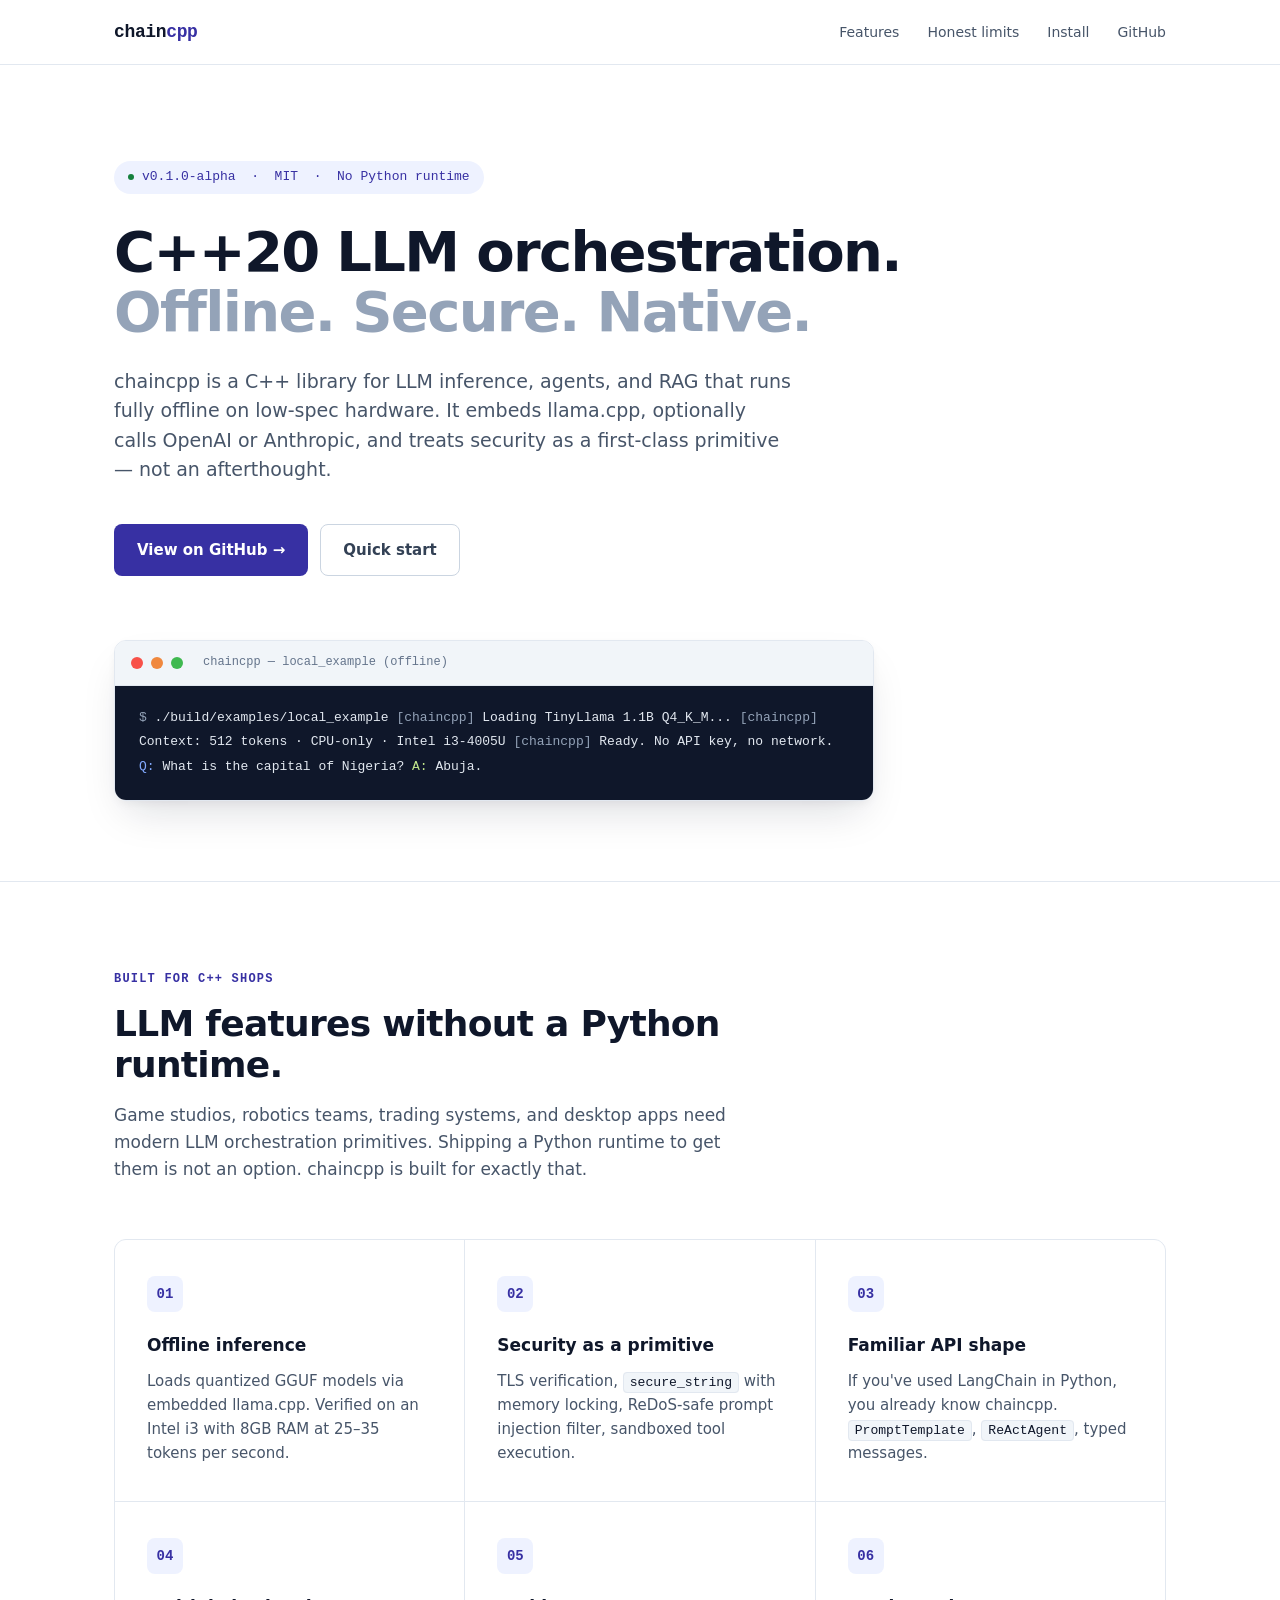
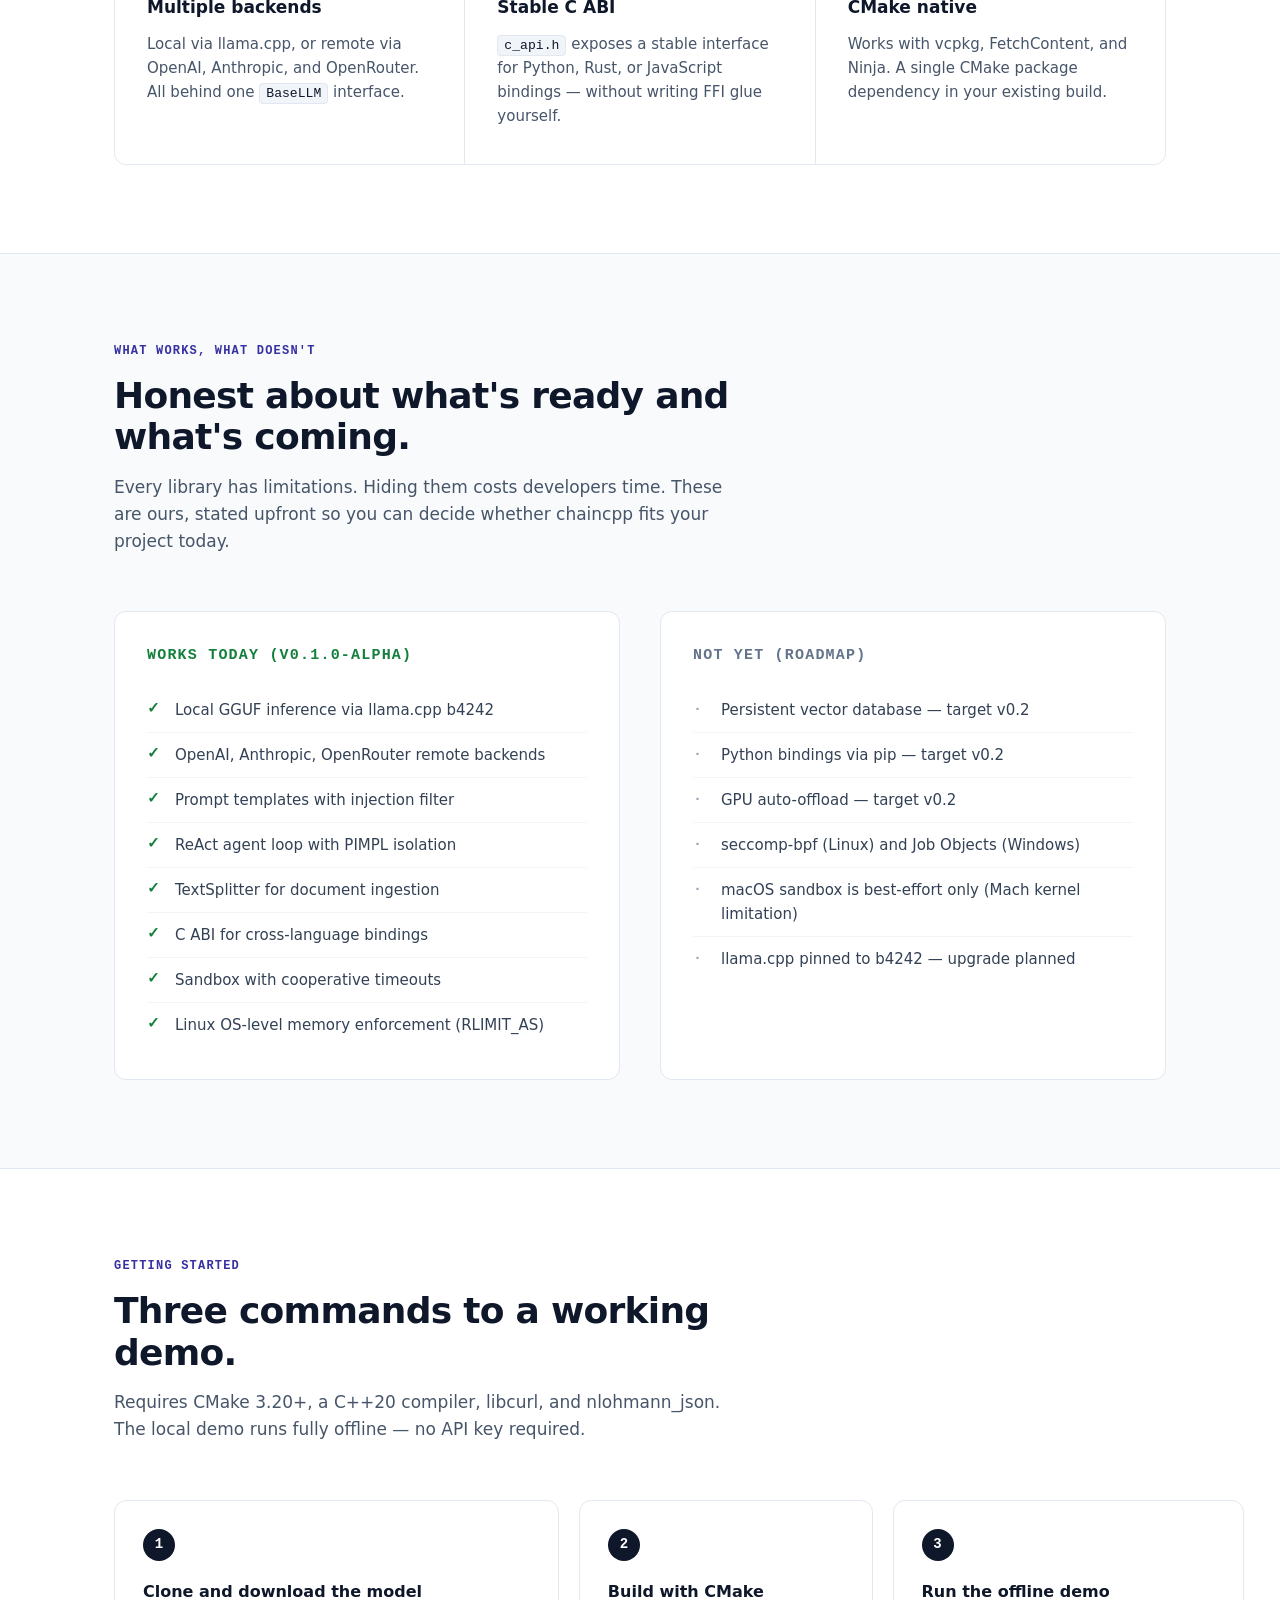
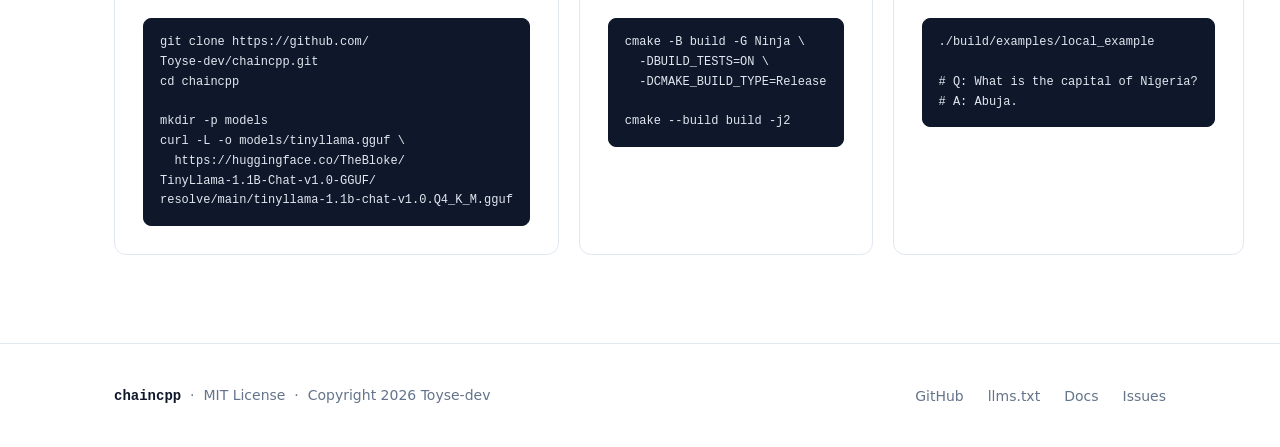
<file: index.html>
<!DOCTYPE html>
<html lang="en">
    <head>
        <meta charset="UTF-8">
        <meta name="viewport" content="width=device-width, initial-scale=1.0">

        <title>chaincpp - C++20 LLM Library | Offline. Secure. Native</title>
        <meta name="description" content="chaincpp is a C++20 library for LLM inference, agents, and RAG. Runs fully offline on 8GB RAM. Embeds llama.cpp. Optional OpenAI and Anthropic support. No Python runtime required. MIT licensed.">
        <meta name="keywords" content="C++ LLM library, LangChain for C++, cpp langchain, chaincpp, offline LLM, llama.cpp wrapper, C++ agent, secure LLM">
        <meta name="author" content="Toyse-dev">

        <meta property="og:title" content="chaincpp — C++20 LLM Library">
        <meta property="og:description" content="Offline, secure, native C++ LLM orchestration. Runs on 8GB RAM. No Python.">
        <meta property="og:type" content="website">
        <meta property="og:url" content="https://chaincpp.dev">
        <meta name="twitter:card" content="summary_large_image">
        <meta name="twitter:title" content="chaincpp — C++20 LLM Library">
        <meta name="twitter:description" content="Offline, secure, native C++ LLM orchestration.">

        <link rel="canonical" href="https://chaincpp.dev/">
        <link rel="llms" href="/llms.txt">
        <link rel="stylesheet" href="style.css">

        <script type="application/ld+json">
    {
        "@context": "https://schema.org",
        "@type": "SoftwareApplication",
        "name": "chaincpp",
        "applicationCategory": "DeveloperApplication",
        "operatingSystem": "Windows, Linux, macOS",
        "description": "C++20 library for LLM inference, agents, and RAG. Offline-first, embeds llama.cpp, optional OpenAI and Anthropic. No Python runtime required.",
        "url": "https://chaincpp.dev",
        "downloadUrl": "https://github.com/Toyse-dev/chaincpp",
        "license": "https://opensource.org/licenses/MIT",
        "programmingLanguage": "C++",
        "author": { "@type": "Person", "name": "Toyse-dev" },
        "offers": { "@type": "Offer", "price": "0", "priceCurrency": "USD" }
    }
    </script>
    </head>
    <body>

<header class="site-header">
    <div class="container">
        <a href="https://github.com/Toyse-dev/chaincpp/tree/main" class="logo">chain<span class="accent">cpp</span></a>
        
        <!-- Hamburger Button (hidden on desktop) -->
        <button class="menu-toggle" id="menu-toggle" aria-label="Toggle menu">
            <svg width="24" height="24" viewBox="0 0 24 24" fill="none" stroke="currentColor" stroke-width="2">
                <line x1="3" y1="12" x2="21" y2="12"></line>
                <line x1="3" y1="6" x2="21" y2="6"></line>
                <line x1="3" y1="18" x2="21" y2="18"></line>
            </svg>
        </button>

        <!-- Navigation Links -->
        <nav class="nav" id="nav-menu">
            <a href="#features">Features</a>
            <a href="#limits">Honest limits</a>
            <a href="#install">Install</a>
            <a href="https://github.com/Toyse-dev/chaincpp">GitHub</a>
        </nav>
    </div>
</header>

<main>

<section class="hero">
    <div class="container">
        <div class="badge">
            <span class="dot"></span>
            v0.1.0-alpha &nbsp;·&nbsp; MIT &nbsp;·&nbsp; No Python runtime
        </div>

        <h1>
            C++20 LLM orchestration.<br>
            <span class="soft">Offline. Secure. Native.</span>
        </h1>

        <p class="lede">
            chaincpp is a C++ library for LLM inference, agents, and RAG that runs fully
            offline on low-spec hardware. It embeds llama.cpp, optionally calls OpenAI or
            Anthropic, and treats security as a first-class primitive &mdash; not an afterthought.
        </p>

        <div class="cta-row">
            <a href="https://github.com/Toyse-dev/chaincpp" class="btn btn-primary">
                View on GitHub →
            </a>
            <a href="#install" class="btn btn-secondary">
                Quick start
            </a>
        </div>

        <div class="terminal-wrap">
            <div class="terminal">
                <div class="terminal-header">
                    <span class="terminal-dot" style="background:#f85149"></span>
                    <span class="terminal-dot" style="background:#f0883e"></span>
                    <span class="terminal-dot" style="background:#3fb950"></span>
                    <span class="terminal-title">chaincpp — local_example (offline)</span>
                </div>
                <div class="terminal-body">
<span class="prompt">$</span> ./build/examples/local_example
<span class="info">[chaincpp]</span> Loading TinyLlama 1.1B Q4_K_M...
<span class="info">[chaincpp]</span> Context: 512 tokens · CPU-only · Intel i3-4005U
<span class="info">[chaincpp]</span> Ready. No API key, no network.

<span class="q">Q:</span> What is the capital of Nigeria?
<span class="a">A:</span> Abuja.
                </div>
            </div>
        </div>
    </div>
</section>

<section id="features">
    <div class="container">
        <div class="section-eyebrow">Built for C++ shops</div>
        <h2 class="section-title">
            LLM features without a Python runtime.
        </h2>
        <p class="section-lede">
            Game studios, robotics teams, trading systems, and desktop apps need modern LLM
            orchestration primitives. Shipping a Python runtime to get them is not an option.
            chaincpp is built for exactly that.
        </p>

        <div class="feature-grid">
            <div class="feature">
                <div class="feature-icon">01</div>
                <h3>Offline inference</h3>
                <p>Loads quantized GGUF models via embedded llama.cpp. Verified on an Intel i3 with 8GB RAM at 25&ndash;35 tokens per second.</p>
            </div>
            <div class="feature">
                <div class="feature-icon">02</div>
                <h3>Security as a primitive</h3>
                <p>TLS verification, <code>secure_string</code> with memory locking, ReDoS-safe prompt injection filter, sandboxed tool execution.</p>
            </div>
            <div class="feature">
                <div class="feature-icon">03</div>
                <h3>Familiar API shape</h3>
                <p>If you've used LangChain in Python, you already know chaincpp. <code>PromptTemplate</code>, <code>ReActAgent</code>, typed messages.</p>
            </div>
            <div class="feature">
                <div class="feature-icon">04</div>
                <h3>Multiple backends</h3>
                <p>Local via llama.cpp, or remote via OpenAI, Anthropic, and OpenRouter. All behind one <code>BaseLLM</code> interface.</p>
            </div>
            <div class="feature">
                <div class="feature-icon">05</div>
                <h3>Stable C ABI</h3>
                <p><code>c_api.h</code> exposes a stable interface for Python, Rust, or JavaScript bindings &mdash; without writing FFI glue yourself.</p>
            </div>
            <div class="feature">
                <div class="feature-icon">06</div>
                <h3>CMake native</h3>
                <p>Works with vcpkg, FetchContent, and Ninja. A single CMake package dependency in your existing build.</p>
            </div>
        </div>
    </div>
</section>

<section class="alt" id="limits">
    <div class="container">
        <div class="section-eyebrow">What works, what doesn't</div>
        <h2 class="section-title">
            Honest about what's ready and what's coming.
        </h2>
        <p class="section-lede">
            Every library has limitations. Hiding them costs developers time. These are ours,
            stated upfront so you can decide whether chaincpp fits your project today.
        </p>

        <div class="limits-grid">
            <div class="limits-card works">
                <h3>Works today (v0.1.0-alpha)</h3>
                <ul class="limits-list">
                    <li><span class="marker">✓</span> Local GGUF inference via llama.cpp b4242</li>
                    <li><span class="marker">✓</span> OpenAI, Anthropic, OpenRouter remote backends</li>
                    <li><span class="marker">✓</span> Prompt templates with injection filter</li>
                    <li><span class="marker">✓</span> ReAct agent loop with PIMPL isolation</li>
                    <li><span class="marker">✓</span> TextSplitter for document ingestion</li>
                    <li><span class="marker">✓</span> C ABI for cross-language bindings</li>
                    <li><span class="marker">✓</span> Sandbox with cooperative timeouts</li>
                    <li><span class="marker">✓</span> Linux OS-level memory enforcement (RLIMIT_AS)</li>
                </ul>
            </div>
            <div class="limits-card">
                <h3>Not yet (roadmap)</h3>
                <ul class="limits-list">
                    <li><span class="marker">·</span> Persistent vector database &mdash; target v0.2</li>
                    <li><span class="marker">·</span> Python bindings via pip &mdash; target v0.2</li>
                    <li><span class="marker">·</span> GPU auto-offload &mdash; target v0.2</li>
                    <li><span class="marker">·</span> seccomp-bpf (Linux) and Job Objects (Windows)</li>
                    <li><span class="marker">·</span> macOS sandbox is best-effort only (Mach kernel limitation)</li>
                    <li><span class="marker">·</span> llama.cpp pinned to b4242 &mdash; upgrade planned</li>
                </ul>
            </div>
        </div>
    </div>
</section>

<section id="install">
    <div class="container">
        <div class="section-eyebrow">Getting started</div>
        <h2 class="section-title">Three commands to a working demo.</h2>
        <p class="section-lede">
            Requires CMake 3.20+, a C++20 compiler, libcurl, and nlohmann_json.
            The local demo runs fully offline &mdash; no API key required.
        </p>

        <div class="install-grid">
            <div class="install-step">
                <span class="step-num">1</span>
                <h3>Clone and download the model</h3>
                <pre><code>git clone https://github.com/<wbr>Toyse-dev/chaincpp.git
cd chaincpp

mkdir -p models
curl -L -o models/tinyllama.gguf \
  https://huggingface.co/TheBloke/<wbr>TinyLlama-1.1B-Chat-v1.0-GGUF/<wbr>resolve/main/tinyllama-1.1b-chat-v1.0.Q4_K_M.gguf</code></pre>
            </div>
            <div class="install-step">
                <span class="step-num">2</span>
                <h3>Build with CMake</h3>
                <pre><code>cmake -B build -G Ninja \
  -DBUILD_TESTS=ON \
  -DCMAKE_BUILD_TYPE=Release

cmake --build build -j2</code></pre>
            </div>
            <div class="install-step">
                <span class="step-num">3</span>
                <h3>Run the offline demo</h3>
                <pre><code>./build/examples/local_example

# Q: What is the capital of Nigeria?
# A: Abuja.</code></pre>
            </div>
        </div>
    </div>
</section>

</main>

<footer class="site-footer">
    <div class="container">
        <div class="footer-content">
            <div class="footer-left">
                <strong>chaincpp</strong> &nbsp;·&nbsp; MIT License &nbsp;·&nbsp; Copyright 2026 Toyse-dev
            </div>
            <div class="footer-links">
                <a href="https://github.com/Toyse-dev/chaincpp">GitHub</a>
                <a href="https://github.com/Toyse-dev/chaincpp/blob/main/llms.txt">llms.txt</a>
                <a href="https://github.com/Toyse-dev/chaincpp/blob/main/README.md">Docs</a>
                <a href="https://github.com/Toyse-dev/chaincpp/issues">Issues</a>
            </div>
        </div>
    </div>
</footer>

<script>
    const menuToggle = document.getElementById('menu-toggle');
    const navMenu = document.getElementById('nav-menu');

    menuToggle.addEventListener('click', () => {
        navMenu.classList.toggle('active');
    });

    // Close menu when a link is clicked
    navMenu.querySelectorAll('a').forEach(link => {
        link.addEventListener('click', () => {
            navMenu.classList.remove('active');
        });
    });
</script>
</body>
</html>
</file>
<file: style.css>
/* ===== Reset & Base ===== */
*, *::before, *::after { margin: 0; padding: 0; box-sizing: border-box; }

:root {
    --ink-900: #0f172a;
    --ink-700: #334155;
    --ink-600: #475569;
    --ink-500: #64748b;
    --ink-400: #94a3b8;
    --ink-300: #cbd5e1;
    --ink-200: #e2e8f0;
    --ink-100: #f1f5f9;
    --ink-50:  #f8fafc;
    --white:   #ffffff;

    --accent:       #3730a3;
    --accent-hover: #2e2885;
    --accent-soft:  #eef2ff;

    --green: #15803d;
    --green-soft: #f0fdf4;

    --mono: ui-monospace, 'SF Mono', 'Cascadia Code', 'Fira Code', Consolas, monospace;
    --sans: -apple-system, BlinkMacSystemFont, 'Segoe UI', system-ui, 'Helvetica Neue', Arial, sans-serif;

    --max-w: 1100px;
    --radius: 8px;
    --radius-lg: 12px;
}

html { scroll-behavior: smooth; }

body {
    font-family: var(--sans);
    font-size: 16px;
    line-height: 1.6;
    color: var(--ink-700);
    background: var(--white);
    -webkit-font-smoothing: antialiased;
    -moz-osx-font-smoothing: grayscale;
}

a {
    color: var(--accent);
    text-decoration: none;
    transition: color 0.15s ease;
}

a:hover { color: var(--accent-hover); }

code {
    font-family: var(--mono);
    font-size: 0.875em;
    background: var(--ink-100);
    color: var(--ink-900);
    padding: 2px 6px;
    border-radius: 4px;
    border: 1px solid var(--ink-200);
}

pre {
    font-family: var(--mono);
    font-size: 13px;
    line-height: 1.65;
    background: var(--ink-900);
    color: #e2e8f0;
    padding: 20px 24px;
    border-radius: var(--radius);
    overflow-x: auto;
    border: 1px solid var(--ink-900);
}

pre code {
    background: none;
    color: inherit;
    padding: 0;
    border: none;
    font-size: inherit;
}

pre .c-key  { color: #c792ea; }
pre .c-str  { color: #c3e88d; }
pre .c-com  { color: #637777; font-style: italic; }
pre .c-fn   { color: #82aaff; }
pre .c-num  { color: #f78c6c; }

.container {
    max-width: var(--max-w);
    margin: 0 auto;
    padding: 0 24px;
}

/* ===== Header ===== */
.site-header {
    border-bottom: 1px solid var(--ink-200);
    background: rgba(255, 255, 255, 0.85);
    backdrop-filter: saturate(180%) blur(8px);
    -webkit-backdrop-filter: saturate(180%) blur(8px);
    position: sticky;
    top: 0;
    z-index: 100;
}

.site-header .container {
    display: flex;
    align-items: center;
    justify-content: space-between;
    height: 64px;
}

.logo {
    font-family: var(--mono);
    font-weight: 600;
    font-size: 18px;
    color: var(--ink-900);
    letter-spacing: -0.02em;
}

.logo:hover { color: var(--accent); }
.logo .accent { color: var(--accent); }

.nav {
    display: flex;
    align-items: center;
    gap: 28px;
}

.nav a {
    color: var(--ink-600);
    font-size: 14px;
    font-weight: 500;
}

.nav a:hover { color: var(--ink-900); }

.menu-toggle {
    display: none;
    background: none;
    border: none;
    color: var(--ink-900);
    cursor: pointer;
    padding: 8px;
}

/* ===== Hero ===== */
.hero {
    padding: 96px 0 80px;
    border-bottom: 1px solid var(--ink-200);
}

.badge {
    display: inline-flex;
    align-items: center;
    gap: 8px;
    padding: 6px 14px;
    background: var(--accent-soft);
    color: var(--accent);
    font-size: 13px;
    font-weight: 500;
    border-radius: 100px;
    margin-bottom: 28px;
    font-family: var(--mono);
}

.badge .dot {
    width: 6px;
    height: 6px;
    background: var(--green);
    border-radius: 50%;
}

.hero h1 {
    font-size: 56px;
    font-weight: 700;
    line-height: 1.08;
    letter-spacing: -0.03em;
    color: var(--ink-900);
    max-width: 820px;
    margin-bottom: 24px;
}

.hero h1 .soft { color: var(--ink-400); }

.hero .lede {
    font-size: 19px;
    line-height: 1.55;
    color: var(--ink-600);
    max-width: 680px;
    margin-bottom: 40px;
}

.cta-row {
    display: flex;
    gap: 12px;
    flex-wrap: wrap;
}

.btn {
    display: inline-flex;
    align-items: center;
    gap: 8px;
    padding: 13px 22px;
    border-radius: var(--radius);
    font-size: 15px;
    font-weight: 600;
    border: 1px solid transparent;
    cursor: pointer;
    transition: all 0.15s ease;
    font-family: inherit;
}

.btn-primary {
    background: var(--accent);
    color: var(--white);
}

.btn-primary:hover {
    background: var(--accent-hover);
    color: var(--white);
}

.btn-secondary {
    background: var(--white);
    color: var(--ink-700);
    border-color: var(--ink-300);
}

.btn-secondary:hover {
    background: var(--ink-50);
    color: var(--ink-900);
    border-color: var(--ink-400);
}

/* ===== Terminal ===== */
.terminal-wrap {
    margin-top: 64px;
    max-width: 760px;
}

.terminal {
    border-radius: var(--radius-lg);
    overflow: hidden;
    box-shadow: 0 20px 40px -12px rgba(15, 23, 42, 0.15),
                 0 4px 12px -4px rgba(15, 23, 42, 0.08);
    border: 1px solid var(--ink-200);
}

.terminal-header {
    display: flex;
    align-items: center;
    gap: 8px;
    padding: 12px 16px;
    background: var(--ink-100);
    border-bottom: 1px solid var(--ink-200);
}

.terminal-dot {
    width: 12px;
    height: 12px;
    border-radius: 50%;
}

.terminal-title {
    margin-left: 12px;
    font-family: var(--mono);
    font-size: 12px;
    color: var(--ink-500);
}

.terminal-body {
    padding: 20px 24px;
    background: var(--ink-900);
    color: #e2e8f0;
    font-family: var(--mono);
    font-size: 13px;
    line-height: 1.9;
}

.terminal-body .prompt { color: var(--ink-400); }
.terminal-body .info   { color: var(--ink-400); }
.terminal-body .q      { color: #82aaff; }
.terminal-body .a      { color: #c3e88d; }

/* ===== Sections ===== */
section { padding: 88px 0; }
section.alt { background: var(--ink-50); border-top: 1px solid var(--ink-200); border-bottom: 1px solid var(--ink-200); }

.section-eyebrow {
    font-family: var(--mono);
    font-size: 12px;
    text-transform: uppercase;
    letter-spacing: 0.1em;
    color: var(--accent);
    margin-bottom: 14px;
    font-weight: 600;
}

.section-title {
    font-size: 36px;
    font-weight: 700;
    line-height: 1.15;
    letter-spacing: -0.02em;
    color: var(--ink-900);
    max-width: 720px;
    margin-bottom: 16px;
}

.section-lede {
    font-size: 17px;
    color: var(--ink-600);
    max-width: 640px;
    margin-bottom: 56px;
}

/* ===== Feature Grid ===== */
.feature-grid {
    display: grid;
    grid-template-columns: repeat(3, 1fr);
    gap: 1px;
    background: var(--ink-200);
    border: 1px solid var(--ink-200);
    border-radius: var(--radius-lg);
    overflow: hidden;
}

.feature {
    background: var(--white);
    padding: 36px 32px;
}

.feature h3 {
    font-size: 17px;
    font-weight: 600;
    color: var(--ink-900);
    margin-bottom: 10px;
}

.feature p {
    font-size: 15px;
    color: var(--ink-600);
    line-height: 1.6;
}

.feature-icon {
    display: inline-flex;
    align-items: center;
    justify-content: center;
    width: 36px;
    height: 36px;
    background: var(--accent-soft);
    color: var(--accent);
    border-radius: 8px;
    margin-bottom: 20px;
    font-family: var(--mono);
    font-weight: 600;
    font-size: 14px;
}

/* ===== Two-column: honest limits ===== */
.limits-grid {
    display: grid;
    grid-template-columns: 1fr 1fr;
    gap: 40px;
}
.limits-card {
    background: var(--white);
    border: 1px solid var(--ink-200);
    border-radius: var(--radius-lg);
    padding: 32px;
}

.limits-card h3 {
    font-size: 15px;
    text-transform: uppercase;
    letter-spacing: 0.08em;
    font-family: var(--mono);
    font-weight: 600;
    margin-bottom: 20px;
    color: var(--ink-500);
}

.limits-card.works h3 { color: var(--green); }
.limits-list {
    list-style: none;
}

.limits-list li {
    padding: 10px 0;
    border-bottom: 1px solid var(--ink-100);
    font-size: 15px;
    color: var(--ink-700);
    display: flex;
    gap: 12px;
    align-items: flex-start;
}

        .limits-list li:last-child { border-bottom: none; }
        .limits-list .marker {
            flex-shrink: 0;
            font-family: var(--mono);
            font-weight: 700;
            color: var(--ink-400);
            width: 16px;
        }
        .limits-card.works .limits-list .marker { color: var(--green); }

        /* ===== Install ===== */
        .install-grid {
            display: grid;
            grid-template-columns: repeat(3, 1fr);
            gap: 20px;
        }
        .install-step {
            background: var(--white);
            border: 1px solid var(--ink-200);
            border-radius: var(--radius-lg);
            padding: 28px;
        }
        .step-num {
            display: inline-flex;
            align-items: center;
            justify-content: center;
            width: 32px;
            height: 32px;
            background: var(--ink-900);
            color: var(--white);
            border-radius: 50%;
            font-family: var(--mono);
            font-size: 14px;
            font-weight: 600;
            margin-bottom: 18px;
        }
        .install-step h3 {
            font-size: 16px;
            font-weight: 600;
            color: var(--ink-900);
            margin-bottom: 14px;
        }
        .install-step pre {
            font-size: 12px;
            padding: 14px 16px;
        }

        /* ===== Footer ===== */
        .site-footer {
            border-top: 1px solid var(--ink-200);
            padding: 40px 0;
            background: var(--white);
        }
        .footer-content {
            display: flex;
            justify-content: space-between;
            align-items: center;
            flex-wrap: wrap;
            gap: 20px;
        }
        .footer-left {
            font-size: 14px;
            color: var(--ink-500);
        }
        .footer-left strong {
            color: var(--ink-900);
            font-family: var(--mono);
            font-weight: 600;
        }
        .footer-links {
            display: flex;
            gap: 24px;
            font-size: 14px;
        }
        .footer-links a { color: var(--ink-500); }
        .footer-links a:hover { color: var(--ink-900); }

        /* ===== Responsive ===== */
        @media (max-width: 1024px) {
            .feature-grid { grid-template-columns: repeat(2, 1fr); }
            .install-grid { grid-template-columns: 1fr; }
        }
        @media (max-width: 768px) {
            .hero { padding: 64px 0 56px; }
            .hero h1 { font-size: 38px; }
            .hero .lede { font-size: 17px; }
            .section-title { font-size: 28px; }
            section { padding: 64px 0; }
            .feature-grid { grid-template-columns: 1fr; }
            .limits-grid { grid-template-columns: 1fr; gap: 20px; }
            .terminal-body { font-size: 12px; padding: 16px 18px; }
            .footer-content { flex-direction: column; text-align: center; }

            .menu-toggle { display: block; }

            .nav {
                display: none;
                position: absolute;
                top: 64px;
                left: 0;
                right: 0;
                background: var(--white);
                flex-direction: column;
                padding: 24px;
                gap: 20px;
                border-bottom: 1px solid var(--ink-200);
                box-shadow: 0 10px 15px -3px rgba(15, 23, 42, 0.1);
            }

            .nav.active { display: flex; }

            .nav a {
                font-size: 16px;
                width: 100%;
                padding: 8px 0;
            }
        }
        @media (max-width: 480px) {
            .container { padding: 0 16px; }
            .hero h1 { font-size: 30px; }
            .hero .lede { font-size: 16px; }
            .btn { width: 100%; justify-content: center; }
            .cta-row { flex-direction: column; }
            .feature { padding: 28px 24px; }
            .limits-card { padding: 24px; }
            .install-step { padding: 22px; }
        }
</file>
